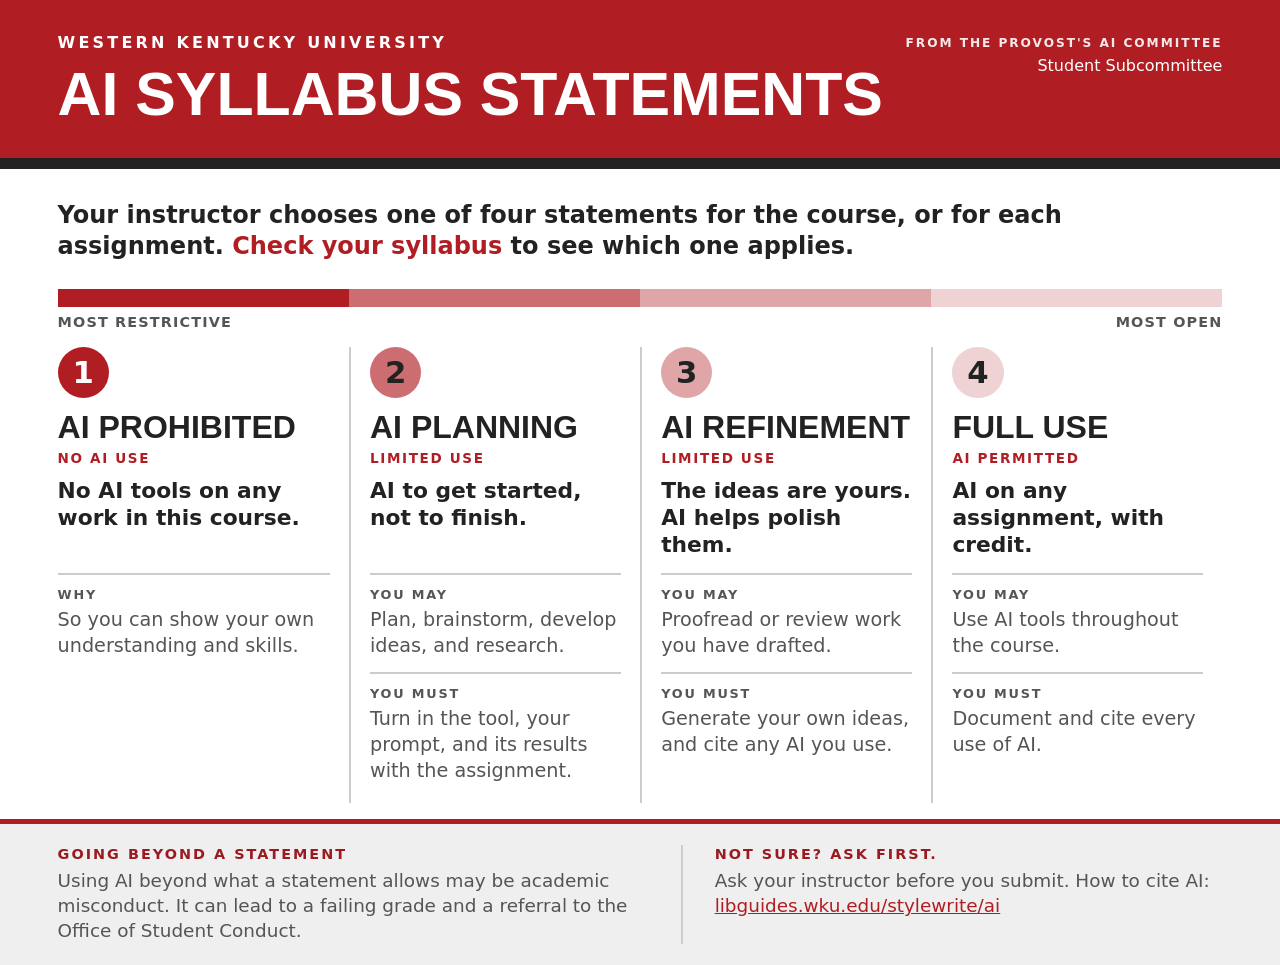
<file: index.html>
<!doctype html>
<html lang="en">
<head>
<meta charset="utf-8">
<meta name="viewport" content="width=device-width, initial-scale=1">
<title>AI Syllabus Statements</title>
<link rel="stylesheet" href="css/ai-syllabus-statements.css">
<style>body { margin: 0; background: #e9e6e5; }</style>
</head>
<body>
<!-- AI Syllabus Statements graphic. Paste this block where it should appear and load css/ai-syllabus-statements.css. -->
<section class="ai-statements" aria-labelledby="ai-statements-title">
  <header class="ai-statements__header">
    <p class="ai-statements__org">Western Kentucky University</p>
    <h1 id="ai-statements-title" class="ai-statements__title">AI Syllabus Statements</h1>
    <p class="ai-statements__from"><span>From the Provost's AI Committee</span> Student Subcommittee</p>
  </header>
  <div class="ai-statements__strip"></div>

  <div class="ai-statements__body">
    <p class="ai-statements__intro">Your instructor chooses one of four statements for the course, or for each assignment. <strong>Check your syllabus</strong> to see which one applies.</p>

    <div class="ai-statements__scale" aria-hidden="true">
      <div class="ai-statements__bar"><i></i><i></i><i></i><i></i></div>
      <div class="ai-statements__ends"><span>Most restrictive</span><span>Most open</span></div>
    </div>

    <ol class="ai-statements__tiers">
      <li class="tier tier--1">
        <span class="tier__num" aria-hidden="true">1</span>
        <h2 class="tier__name">AI Prohibited</h2>
        <p class="tier__kind">No AI use</p>
        <p class="tier__summary">No AI tools on any work in this course.</p>
        <h3 class="tier__label">Why</h3>
        <p>So you can show your own understanding and skills.</p>
      </li>
      <li class="tier tier--2">
        <span class="tier__num" aria-hidden="true">2</span>
        <h2 class="tier__name">AI Planning</h2>
        <p class="tier__kind">Limited use</p>
        <p class="tier__summary">AI to get started, not to finish.</p>
        <h3 class="tier__label">You may</h3>
        <p>Plan, brainstorm, develop ideas, and research.</p>
        <h3 class="tier__label">You must</h3>
        <p>Turn in the tool, your prompt, and its results with the assignment.</p>
      </li>
      <li class="tier tier--3">
        <span class="tier__num" aria-hidden="true">3</span>
        <h2 class="tier__name">AI Refinement</h2>
        <p class="tier__kind">Limited use</p>
        <p class="tier__summary">The ideas are yours. AI helps polish them.</p>
        <h3 class="tier__label">You may</h3>
        <p>Proofread or review work you have drafted.</p>
        <h3 class="tier__label">You must</h3>
        <p>Generate your own ideas, and cite any AI you use.</p>
      </li>
      <li class="tier tier--4">
        <span class="tier__num" aria-hidden="true">4</span>
        <h2 class="tier__name">Full Use</h2>
        <p class="tier__kind">AI permitted</p>
        <p class="tier__summary">AI on any assignment, with credit.</p>
        <h3 class="tier__label">You may</h3>
        <p>Use AI tools throughout the course.</p>
        <h3 class="tier__label">You must</h3>
        <p>Document and cite every use of AI.</p>
      </li>
    </ol>
  </div>

  <div class="ai-statements__notes">
    <div>
      <h2 class="ai-statements__notes-title">Going beyond a statement</h2>
      <p>Using AI beyond what a statement allows may be academic misconduct. It can lead to a failing grade and a referral to the Office of Student Conduct.</p>
    </div>
    <div>
      <h2 class="ai-statements__notes-title">Not sure? Ask first.</h2>
      <p>Ask your instructor before you submit. How to cite AI: <a href="https://libguides.wku.edu/stylewrite/ai">libguides.wku.edu/stylewrite/ai</a></p>
    </div>
  </div>
</section>
</body>
</html>
</file>
<file: css/ai-syllabus-statements.css>
/* AI Syllabus Statements graphic. Everything is scoped under .ai-statements so it can drop into an existing page.
   Design width is 1600px. At wide container sizes the text scales with the container (cqw); on narrow ones it stacks.
   Colors follow the WKU web color page (wku.edu/web-cms/best-practices/colors). Fonts match wku.edu: Open Sans, with Overpass for headings. */
.ai-statements {
  --ai-red: #b01e24;          /* WKU Red */
  --ai-red-deep: #9a1a20;     /* WKU Red (Darker) */
  --ai-ink: #222222;          /* Black Gray */
  --ai-text: #555555;         /* Text Gray: base text on white */
  --ai-rule: #cccccc;         /* Lighter Gray: borders */
  --ai-wash: #efefef;         /* Lightest Gray: backgrounds */
  --ai-paper: #ffffff;
  /* Scale steps: WKU Red fading toward white. The tints are not in the WKU palette. */
  --ai-s1: #b01e24; --ai-s2: #cc6d71; --ai-s3: #dfa5a7; --ai-s4: #efd2d3;
  container-type: inline-size;
  max-width: 1600px;
  margin: 0 auto;
  background: var(--ai-paper);
  color: var(--ai-text);
  font-family: "Open Sans", -apple-system, system-ui, "Segoe UI", Roboto, "Helvetica Neue", Arial, sans-serif;
  line-height: 1.35;
}
.ai-statements *, .ai-statements *::before, .ai-statements *::after { box-sizing: border-box; }
:where(.ai-statements) :where(p, h1, h2, h3, ol) { margin: 0; padding: 0; }

/* Header */
.ai-statements__header { background: var(--ai-red); color: #fff; padding: 1.5rem 1.25rem 1.75rem; }
.ai-statements__org { font-size: .8rem; font-weight: 700; letter-spacing: .2em; text-transform: uppercase; }
.ai-statements__title { font-family: Overpass, "Open Sans", Arial, sans-serif; margin-top: .5rem; font-size: 2.1rem; line-height: 1.05; font-weight: 800; text-transform: uppercase; }
.ai-statements__from { margin-top: .9rem; font-size: .95rem; }
.ai-statements__from span { display: block; font-size: .7rem; font-weight: 700; letter-spacing: .16em; text-transform: uppercase; opacity: .9; }
.ai-statements__strip { height: .5rem; background: var(--ai-ink); }

/* Body */
.ai-statements__body { padding: 1.5rem 1.25rem 0; }
.ai-statements__intro { font-size: 1.2rem; font-weight: 600; line-height: 1.3; color: var(--ai-ink); }
.ai-statements__intro strong { color: var(--ai-red); }
.ai-statements__scale { margin-top: 1.25rem; }
.ai-statements__bar { display: grid; grid-template-columns: repeat(4, 1fr); height: .9rem; }
.ai-statements__bar i:nth-child(1) { background: var(--ai-s1); }
.ai-statements__bar i:nth-child(2) { background: var(--ai-s2); }
.ai-statements__bar i:nth-child(3) { background: var(--ai-s3); }
.ai-statements__bar i:nth-child(4) { background: var(--ai-s4); }
.ai-statements__ends { display: flex; justify-content: space-between; margin-top: .4rem; font-size: .75rem; font-weight: 700; letter-spacing: .08em; text-transform: uppercase; color: var(--ai-text); }

/* Tiers */
.ai-statements__tiers { list-style: none; margin-top: 1rem; }
.tier { padding: 1.25rem 0; border-top: 2px solid var(--ai-rule); }
.tier__num { display: flex; align-items: center; justify-content: center; width: 3rem; height: 3rem; border-radius: 50%; font-size: 1.5rem; font-weight: 800; color: var(--ai-ink); }
.tier--1 .tier__num { background: var(--ai-s1); color: #fff; }
.tier--2 .tier__num { background: var(--ai-s2); }
.tier--3 .tier__num { background: var(--ai-s3); }
.tier--4 .tier__num { background: var(--ai-s4); }
.tier__name { font-family: Overpass, "Open Sans", Arial, sans-serif; color: var(--ai-ink); margin-top: .75rem; font-size: 1.5rem; line-height: 1.05; font-weight: 800; text-transform: uppercase; }
.tier__kind { margin-top: .3rem; font-size: .8rem; font-weight: 700; letter-spacing: .12em; text-transform: uppercase; color: var(--ai-red); }
.tier__summary { margin-top: .5rem; font-size: 1.15rem; font-weight: 700; line-height: 1.25; color: var(--ai-ink); }
.tier__label { margin-top: .9rem; padding-top: .7rem; border-top: 2px solid var(--ai-rule); font-size: .75rem; font-weight: 700; letter-spacing: .14em; text-transform: uppercase; color: var(--ai-text); }
.tier__label + p { margin-top: .25rem; font-size: 1rem; }

/* Notes and footer */
.ai-statements__notes { margin-top: 1rem; padding: 1.25rem; background: var(--ai-wash); border-top: .3rem solid var(--ai-red); display: grid; gap: 1rem; }
.ai-statements__notes-title { font-size: .8rem; font-weight: 700; letter-spacing: .14em; text-transform: uppercase; color: var(--ai-red-deep); }
.ai-statements__notes p { margin-top: .3rem; font-size: 1rem; }
.ai-statements__notes a { color: var(--ai-red); }

/* Wide layout: four columns, sizes scale with the container (1cqw = 16px at the 1600px design width) */
@container (min-width: 960px) {
  .ai-statements__header { position: relative; padding: 2.5cqw 4.5cqw 2.4cqw; }
  .ai-statements__org { font-size: max(.75rem, 1.25cqw); }
  .ai-statements__title { margin-top: .75cqw; font-size: 4.75cqw; }
  .ai-statements__from { position: absolute; top: 2.75cqw; right: 4.5cqw; margin: 0; text-align: right; font-size: max(.8rem, 1.25cqw); }
  .ai-statements__from span { font-size: max(.65rem, .95cqw); margin-bottom: .25cqw; }
  .ai-statements__strip { height: .875cqw; }

  .ai-statements__body { padding: 2.4cqw 4.5cqw 0; }
  .ai-statements__intro { font-size: 1.875cqw; max-width: 80cqw; }
  .ai-statements__scale { margin-top: 2.1cqw; }
  .ai-statements__bar { height: 1.4cqw; }
  .ai-statements__ends { margin-top: .5cqw; font-size: max(.7rem, 1.125cqw); }

  .ai-statements__tiers { display: grid; grid-template-columns: repeat(4, 1fr); margin-top: 1.1cqw; }
  .tier { padding: 0 1.5cqw 1.5cqw; border-top: 0; border-left: 2px solid var(--ai-rule); }
  .tier:first-child { padding-left: 0; border-left: 0; }
  .tier__num { width: 4cqw; height: 4cqw; font-size: 2.4cqw; }
  .tier__name { margin-top: 1cqw; font-size: 2.5cqw; }
  .tier__kind { margin-top: .4cqw; font-size: max(.7rem, 1.06cqw); }
  .tier__summary { margin-top: .7cqw; min-height: 6.5cqw; font-size: 1.7cqw; }
  .tier__label { margin-top: 1cqw; padding-top: .9cqw; font-size: max(.65rem, 1cqw); }
  .tier__label + p { margin-top: .3cqw; font-size: max(.85rem, 1.5cqw); }

  .ai-statements__notes { grid-template-columns: 1.15fr 1fr; gap: 0; padding: 1.6cqw 4.5cqw; border-top-width: .4cqw; }
  .ai-statements__notes > div + div { padding-left: 2.5cqw; border-left: 2px solid var(--ai-rule); }
  .ai-statements__notes-title { font-size: max(.7rem, 1.125cqw); }
  .ai-statements__notes p { margin-top: .4cqw; font-size: max(.85rem, 1.44cqw); }
  }

@media print {
  .ai-statements { max-width: none; -webkit-print-color-adjust: exact; print-color-adjust: exact; }
}
</file>
